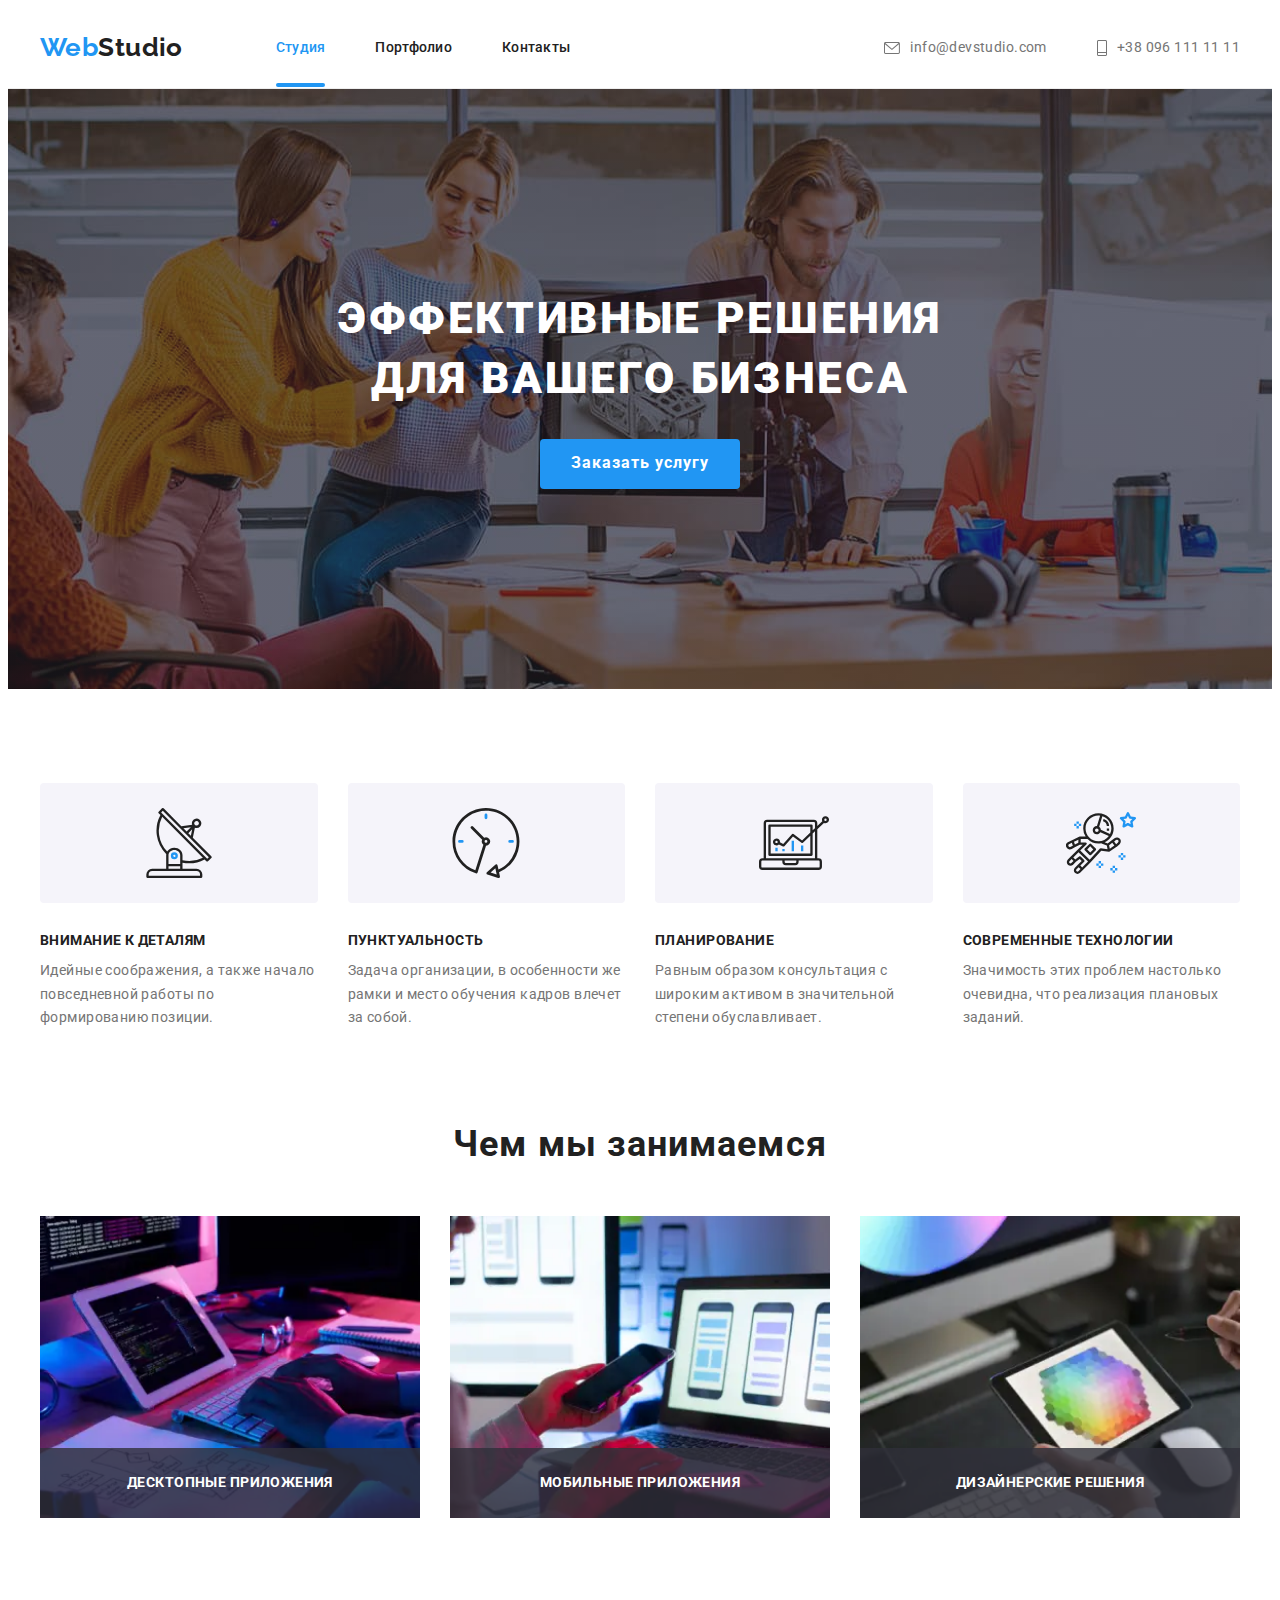
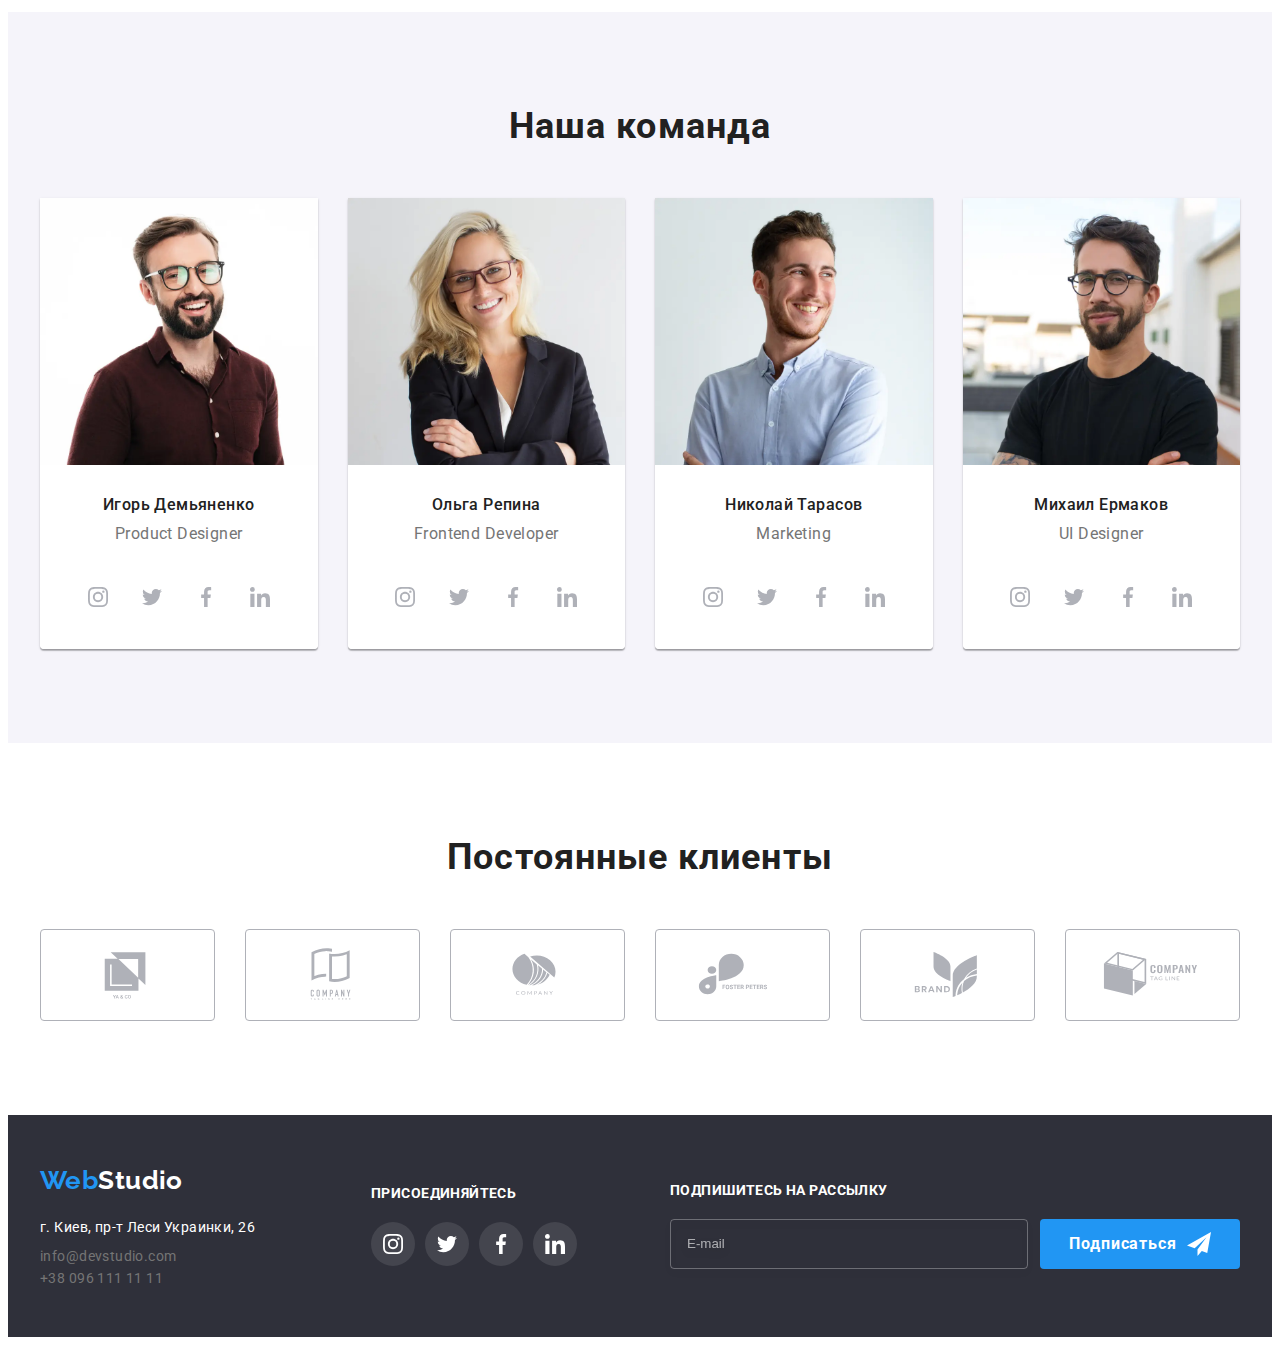
<file: index.html>
<!DOCTYPE html>
<html lang="ru">
  <head>
    <meta charset="UTF-8" />
    <meta name="viewport" content="width=device-width, initial-scale=1.0" />
    <title>Piekharieva_HW7</title>
    <link rel="preconnect" href="https://fonts.googleapis.com" />
    <link rel="preconnect" href="https://fonts.gstatic.com" crossorigin />
    <link
      href="https://fonts.googleapis.com/css2?family=Raleway:wght@700&family=Roboto:wght@400;500;700;900&display=swap"
      rel="stylesheet"
    />
    <link
      rel="stylesheet"
      href="https://cdnjs.cloudflare.com/ajax/libs/modern-normalize/1.1.0/modern-normalize.min.css"
      integrity="sha512-wpPYUAdjBVSE4KJnH1VR1HeZfpl1ub8YT/NKx4PuQ5NmX2tKuGu6U/JRp5y+Y8XG2tV+wKQpNHVUX03MfMFn9Q=="
      crossorigin="anonymous"
      referrerpolicy="no-referrer"
    />
    <link rel="stylesheet" href="./css/main.min.css" />
    <link rel="" href="#" />
  </head>

  <body>
    <header class="header"> 
      <!-- section-header -->
      <div class="conteiner--header container" >
        <!-- header__container -->
          
          <nav class="nav"> 
              <a href="./" lang="en" class="logo"> <span class="logo__color"> Web</span>Studio</a> 
              <ul class="nav__list list"> <!-- class="nav__list" -->
                  <li class="nav__item"><a href="./index.html" class="nav__link   nav__link--current" >Студия</a></li>
                  <li class="nav__item"><a href="./portfolio.html" class="nav__link" >Портфолио</a></li>
                  <li class="nav__item"><a href="#" class="nav__link" >Контакты</a></li>
              </ul>
          </nav>
          <!-- Контакты-->
          <ul class="contacts"> 
              <li class="contacts__item"><a href="mailto:info@devstudio.com" class="contacts__link"> <svg width="16px" height="12px" class="contacts__icon"> 
                          <use href="./images/symbol.svg#icon-mail-to"></use>
                      </svg> info@devstudio.com</a>
              </li>
              <li class="contacts__item"><a href="tel:+380961111111" class="contacts__link"> <svg width="10px" height="16px" class="contacts__icon">
                          <use href="./images/symbol.svg#icon-call-to"></use>
                      </svg> +38 096 111 11 11</a>
              </li>
          </ul>
      </div>
  
  
  </header>

    <main>
      <!--Секция герой-->

      <section class="hero">
        <!-- hero-section -->
        <div class="container "> 
                    <h1 class="hero__title"> 
            Эффективные решения <br />
            для вашего бизнеса
          </h1>
          <button name="button" class=" button button--hero" data-modal-open> 
            Заказать услугу
          </button>
        </div>
      </section>

      <!-- Наши преимущества-->

      <section class="section">
        <div class=" container"> 
          <h2 class="visually-hidden">Наши преимущества</h2> 

          <ul class="features"> 
            <li class="features__item"> 
              <div class="features__box"> 
                <svg width="70px" height="70px">
                  <use href="./images/symbol.svg#features-1"></use>
                </svg>
              </div>
              <h3 class="features__title"> Внимание к деталям </h3> 
              <p class="features__text">  
                Идейные соображения, а также начало повседневной работы по
                формированию позиции.
              </p>
            </li>
            <li class="features__item">
              <div class="features__box">
                <svg width="70px" height="70px">
                  <use href="./images/symbol.svg#features-2"></use>
                </svg>
              </div>
              <h3 class="features__title"> Пунктуальность </h3>
              <p class="features__text">
                Задача организации, в особенности же рамки и место обучения
                кадров влечет за собой.
              </p>
            </li>
            <li class="features__item">
              <div class="features__box">
                <svg width="70px" height="70px">
                  <use href="./images/symbol.svg#features-3"></use>
                </svg>
              </div>
              <h3 class="features__title"> Планирование </h3>
              <p class="features__text">
                Равным образом консультация с широким активом в значительной
                степени обуславливает.
              </p>
            </li>
            <li class="features__item">
              <div class="features__box">
                <svg width="70px" height="70px">
                  <use href="./images/symbol.svg#features-4"></use>
                </svg>
              </div>
              <h3 class="features__title"> Современные технологии </h3>
              <p class="features__text">
                Значимость этих проблем настолько очевидна, что реализация
                плановых заданий.
              </p>
            </li>
          </ul>
        </div>
      </section>

      <!--Чем мы занимаемся-->
      <section class=" section--no-padding-top section">  
        <!-- section--no-padding-top -->
        <div class=" container"> 
          <h2 class="section__title">Чем мы занимаемся</h2> 
          <ul class="work-areas"> 
            <li class="work-areas__item"> 
              <div class="work-areas__thumb"> 
                <img
                  src="./images/box1.webp"
                  alt="руки на клавиатуре перед монитором"
                  width="370"
                  height="294" class="work-areas__img"/>  
                <p class="work-areas__description">Десктопные приложения</p> 
              </div>
            </li>
            <li class="work-areas__item">
              <div class="work-areas__thumb">
                <img
                  src="./images/box2.webp"
                  alt="женские руки держат телефон перед ноутбуком"
                  width="370"
                  height="294"
                  class="work-areas__img"
                />
                <p class="work-areas__description">Мобильные приложения</p>
              </div>
            </li>
            <li class="work-areas__item">
              <div class="work-areas__thumb">
                <img
                  src="./images/box3.webp"
                  alt="руки держат планшет с цветовой палитрой и стилус"
                  width="370"
                  height="294"
                  class="work-areas__img"
                />
                <p class="work-areas__description">Дизайнерские решения</p>
              </div>
            </li>
          </ul>
        </div>
      </section>

      <!--Наша команда-->
      <section class="section--other-background section"> 
        <!-- section--other-background -->
        <div class="container"> 
          <h2 class="section_title">Наша команда</h2> 
          <ul class="team"> 
            <li class="team__item"> 
              <img
                src="./images/img.webp"
                alt="Улыбающийся мужчина с бородой и в очках"
                width="270"
                height="260"
                class="team__img"/> 
                
              <div class="team__box"> 
                <h3 class="team__title">Игорь Демьяненко</h3> 
                <p lang="en" class="team__text">Product Designer</p> 
                <ul class="social">
                  <li class="social"> 
                    <a href="" class="social__link" aria-label="instagram">
                      <span class="visually-hidden">instagram</span>
                      <svg width="20px" height="20px">
                        <use href="./images/symbol.svg#icon-instagram"></use>
                      </svg>
                    </a>
                  </li>
                  <li class="social">
                    <a href="" class="social__link" aria-label="twitter">
                      <span class="visually-hidden">twitter</span
                      ><svg width="20px" height="20px">
                        <use href="./images/symbol.svg#icon-twitter"></use></svg></a>
                  </li>
                  <li class="social">
                    <a href="" class="social__link" aria-label="facebook">
                      <span class="visually-hidden">facebook</span
                      ><svg width="20px" height="20px">
                        <use
                          href="./images/symbol.svg#icon-facebook"
                        ></use></svg></a>
                  </li>
                  <li class="social">
                    <a href="" class="social__link" aria-label="linkedin">
                      <span class="visually-hidden">linkedin</span
                      ><svg width="20px" height="20px">
                        <use
                          href="./images/symbol.svg#icon-linkedin"
                        ></use></svg></a>
                  </li>
                </ul>
              </div>
            </li>

            <li class="team__item">
              <img
                src="./images/img1.webp"
                alt="Фото девушки в черном пиджаке и очках"
                width="270"
                height="260"
                class="team__img"
              />
              <div class="team__box">
                <h3 class="team__title">Ольга Репина</h3>
                <p lang="en" class="team__text">Frontend Developer</p>
                <ul class="social">
                  <li class="social">
                    <a href="" class="social__link" aria-label="instagram">
                      <span class="visually-hidden">instagram</span>
                      <svg width="20px" height="20px">
                        <use href="./images/symbol.svg#icon-instagram"></use>
                      </svg>
                    </a>
                  </li>
                  <li class="social">
                    <a href="" class="social__link" aria-label="twitter">
                      <span class="visually-hidden">twitter</span
                      ><svg width="20px" height="20px">
                        <use href="./images/symbol.svg#icon-twitter"></use></svg></a>
                  </li>
                  <li class="social">
                    <a href="" class="social__link" aria-label="facebook">
                      <span class="visually-hidden">facebook</span
                      ><svg width="20px" height="20px">
                        <use
                          href="./images/symbol.svg#icon-facebook"
                        ></use></svg></a>
                  </li>
                  <li class="social">
                    <a href="" class="social__link" aria-label="linkedin">
                      <span class="visually-hidden">linkedin</span
                      ><svg width="20px" height="20px">
                        <use
                          href="./images/symbol.svg#icon-linkedin"
                        ></use></svg></a>
                  </li>
                </ul>
              </div>
            </li>
            <li class="team__item">
              <img
                src="./images/img2.webp"
                alt="Фото мужчины со щетиной в белой рубашке"
                width="270"
                height="260"
                class="team__img"
              />
              <div class="team__box">
                <h3 class="team__title">Николай Тарасов</h3>
                <p lang="en" class="team__text">Marketing</p>
                <ul class="social">
                  <li class="social">
                    <a href="" class="social__link" aria-label="instagram">
                      <span class="visually-hidden">instagram</span>
                      <svg width="20px" height="20px">
                        <use href="./images/symbol.svg#icon-instagram"></use>
                      </svg>
                    </a>
                  </li>
                  <li class="social">
                    <a href="" class="social__link" aria-label="twitter">
                      <span class="visually-hidden">twitter</span
                      ><svg width="20px" height="20px">
                        <use href="./images/symbol.svg#icon-twitter"></use></svg></a>
                  </li>
                  <li class="social">
                    <a href="" class="social__link" aria-label="facebook">
                      <span class="visually-hidden">facebook</span
                      ><svg width="20px" height="20px">
                        <use
                          href="./images/symbol.svg#icon-facebook"
                        ></use></svg ></a>
                  </li>
                  <li class="social">
                    <a href="" class="social__link" aria-label="linkedin">
                      <span class="visually-hidden">linkedin</span
                      ><svg width="20px" height="20px">
                        <use
                          href="./images/symbol.svg#icon-linkedin"
                        ></use></svg></a>
                  </li>
                </ul>
              </div>
            </li>
            <li class="team__item">
              <img
                src="./images/img3.webp"
                alt="Мужчина с бородой в очках и черной футболке"
                width="270"
                height="260"
                class="team__img"
              />
              <div class="team__box">
                <h3 class="team__title">Михаил Ермаков</h3>
                <p lang="en" class="team__text">UI Designer</p>
                <ul class="social">
                  <li class="social">
                    <a href="" class="social__link" aria-label="instagram">
                      <svg width="20px" height="20px">
                        <use href="./images/symbol.svg#icon-instagram"></use>
                      </svg>
                    </a>
                  </li>
                  <li class="social">
                    <a href="" class="social__link" aria-label="twitter"
                      ><svg width="20px" height="20px">
                        <use href="./images/symbol.svg#icon-twitter"></use></svg></a>
                  </li>
                  <li class="social">
                    <a href="" class="social__link" aria-label="facebook">
                      <svg width="20px" height="20px">
                        <use
                          href="./images/symbol.svg#icon-facebook"
                        ></use></svg></a>
                  </li>
                  <li class="social">
                    <a href="" class="social__link" aria-label="linkedin">
                      <svg width="20px" height="20px">
                        <use
                          href="./images/symbol.svg#icon-linkedin"
                        ></use></svg></a>
                  </li>
                </ul>
              </div>
            </li>
          </ul>
        </div>
      </section> 

      <!-- Постоянные клиенты  -->

      <section class="section">
        <div class="container"> 
          <h2 class="section-title"> Постоянные клиенты </h2> 
          <ul class="clients"> 
            <li class="clients__item"> 
              <a href="" class="clients__link" aria-label="company">
                <svg width="106px" height="60px"> 
                  <use href="./images/symbol.svg#company-1"></use></svg></a>
            </li>
            <li class="clients__item">
              <a href="" class="clients__link" aria-label="company">
                <svg width="106px" height="60px">
                  <use href="./images/symbol.svg#company-2"></use></svg></a>
            </li>
            <li class="clients__item">
              <a href="" class="clients__link" aria-label="company"
                ><svg width="106px" height="60px">
                  <use href="./images/symbol.svg#company-3"></use></svg></a>
            </li>
            <li class="clients__item">
              <a href="" class="clients__link" aria-label="company">
                <svg width="106px" height="60px">
                  <use href="./images/symbol.svg#company-4"></use></svg></a>
            </li>
            <li class="clients__item">
              <a href="" class="clients__link" aria-label="company">
                <svg width="106px" height="60px">
                  <use href="./images/symbol.svg#company-5"></use></svg></a>
            </li>
            <li class="clients__item">
              <a href="" class="clients__link" aria-label="company">
                <svg width="106px" height="60px">
                  <use href="./images/symbol.svg#company-6"></use></svg></a>
            </li>
          </ul>
        </div>
      </section>
    </main>
    <!-- Футер -->

    <footer class="footer"> 
      <!-- section--footer -->
      <div class="footer__box container"> 
        <div class="footer__contacts"> 
          <a href="./" lang="en" class="logo logo--footer">
            <span class="logo__color">Web</span>Studio</a >

          <address class="footer__address">  
            <ul class="address-data"> 
              <li class="address-data__address">г. Киев, пр-т Леси Украинки, 26</li> 
              <li class="address-data__contacts"> 
                <a href="mailto:info@devstudio.com" class="address-data__link">
                  info@devstudio.com</a>

              </li>
              <li class="adress-data__contacts"> 
                <a href="tel:+380961111111" class="address-data__link" 
                  >+38 096 111 11 11</a>

              </li>
            </ul>
          </address>
        </div>

        <div class="join-us"> 
          <h3 class="join-us__title">Присоединяйтесь</h3> 
          <ul class="join-us__list"> 
            <li class="join-us__item"> 
              <a href="" class="join-us__link" aria-label="instagram">
                <span class="visually-hidden">instagram</span>
                <svg width="20px" height="20px" aria-label="instagram">
                  <use href="./images/symbol.svg#icon-instagram"></use>
                </svg>
              </a>
            </li>
            <li class="join-us__item">
              <a href="" class="join-us__link" aria-label="twitter">
                <span class="visually-hidden">twitter</span>
                <svg width="20px" height="20px" aria-label="twitter">
                  <use href="./images/symbol.svg#icon-twitter"></use></svg></a>
            </li>
            <li class="join-us__item">
              <a href="" class="join-us__link" aria-label="facebook">
                <span class="visually-hidden">facebook</span>
                <svg width="20px" height="20px" aria-label="facebook">
                  <use href="./images/symbol.svg#icon-facebook"></use></svg></a>
            </li>
            <li class="join-us__item">
              <a href="" class="join-us__link" aria-label="linkedin">
                <span class="visually-hidden">linkedin</span>
                <svg width="20px" height="20px" aria-label="linkedin">
                  <use href="./images/symbol.svg#icon-linkedin"></use></svg></a>
            </li>
          </ul>

        </div>
        <div class="subscribe">
          <p class="subscribe__title">Подпишитесь на рассылку</p> 
          <form name="subscribe" class="subscribe__form">
            <input type="email" class="subscribe__field" placeholder="E-mail" /> 
            <button  type="submit" class="button button--subscribe">
              <span class="button__content">Подписаться</span> 
              <svg class="button__icon" width="24" height="24">
                <use href="./images/symbol.svg#icon-subscribe"></use>
              </svg>
            </button>
          </form>
       </div>    
      </div>
    </footer>

    <!-- Модальное окно -->

    <div class="backdrop is-hidden" data-modal> 
      <div class="modal">
        <button class="close-button" data-modal-close> 
          <svg width="11px" height="11px" class="close-button__icon">
            <use href="./images/symbol.svg#icon-close"></use>
          </svg>
        </button>

        <p class="modal__title">Оставьте свои данные, мы вам перезвоним</p>

        <!-- Поля ввода модалки -->
        <form name="signup_form" class="singup-form"> 
          
          <label class="inform"> 
               <span class="inform__lable">Имя</span> 
            <span class="input">  
            
              <input
                type="text"
                name="name"
                placeholder=" "
                class="input__field"
              />
              <svg class="input__icon" height="18px" width="18px"> 
                <use href="./images/symbol.svg#input-name"></use>
              </svg> 
          </span></label>
            
          

          <label class="inform" >
               <span class="inform__lable">Телефон</span>
            <span class="input">  
            
              <input
                type="tel"
                name="phone"
                placeholder=" "
                class="input__field"/>
              <svg class="input__icon" height="18px" width="18px">
                <use href="./images/symbol.svg#input-tel"></use>
              </svg> </span>
          </label>
            
         

          <label class="inform">
               <span class="inform__lable">Почта</span>
            <span class="input">
            
              <input   type="email"
                name="mail"
                placeholder=" "
                class="input__field"/>
              <svg class="input__icon" height="18px" width="18px">
                <use href="./images/symbol.svg#input-mail"></use>
              </svg> </span>
          </label>
            
          

          <label class="inform ">
               <span class="inform__lable">Комментарий</span> 
            
            <textarea
              name="comment"
              rows="10"
              placeholder="Введите текст"
              class="inform__comment-field"></textarea> 
          </label>
          
        

          <label class="agreement"> 
          <input type="checkbox" name="checkbox" class="hide-checkbox"  required/>
          <svg class="agreement__checkbox" width="16px" height="15px">
            <use href="./images/symbol.svg#icon-check"></use>
          </svg>
          <span>
            Соглашаюсь с рассылкой и принимаю <a href="" class="agreement__link">Условия договора</a>
          </span>
        </label>

        <button type="submit" class="button button--submit">Отправить</button>
      </form>
      
      </div>
    </div>
    

    <script src="./js/modal.js"></script>
  </body>
</html>
</file>
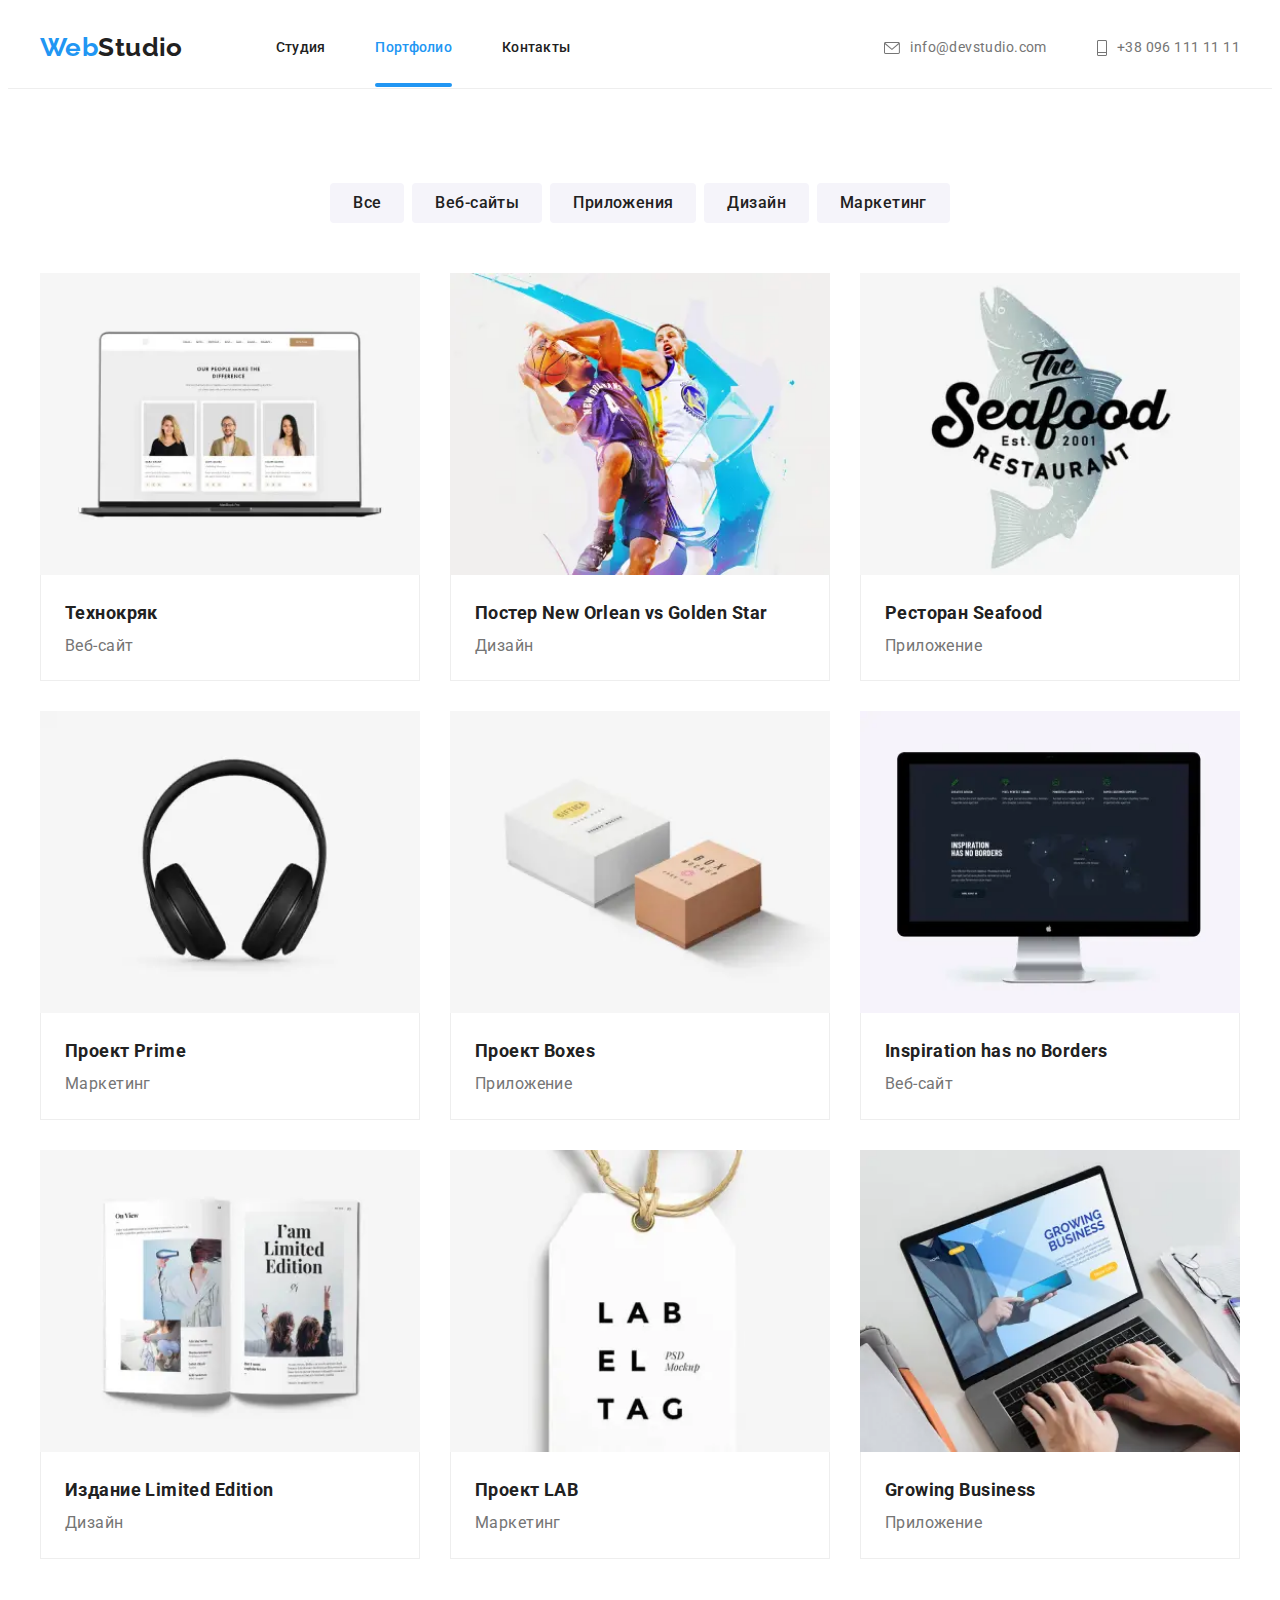
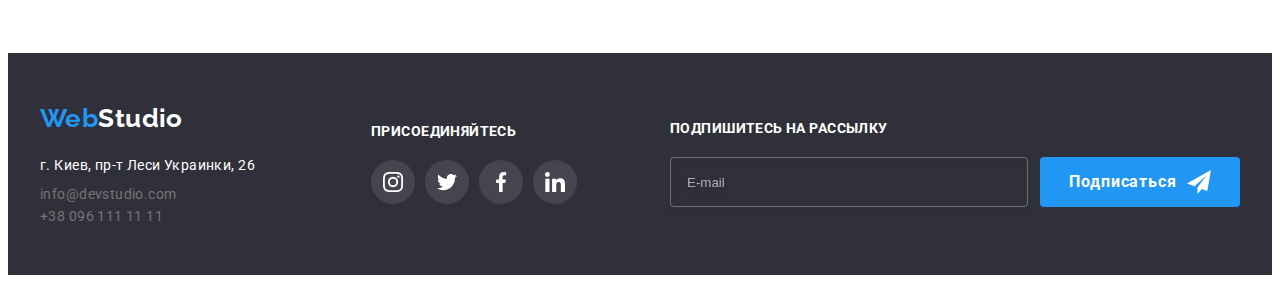
<file: portfolio.html>
<!DOCTYPE html>
<html lang="ru">

<head>
    <meta charset="UTF-8" />
    <meta name="viewport" content="width=device-width, initial-scale=1.0" />
    <title>Piekharieva_HW7</title>
    <link
        href="https://fonts.googleapis.com/css2?family=Raleway:wght@700&family=Roboto:wght@400;500;700;900&display=swap"
        rel="stylesheet">
    <link rel="stylesheet" href="https://cdnjs.cloudflare.com/ajax/libs/modern-normalize/1.1.0/modern-normalize.min.css"
        integrity="sha512-wpPYUAdjBVSE4KJnH1VR1HeZfpl1ub8YT/NKx4PuQ5NmX2tKuGu6U/JRp5y+Y8XG2tV+wKQpNHVUX03MfMFn9Q=="
        crossorigin="anonymous" referrerpolicy="no-referrer" />
    <link rel="stylesheet" href="./css/main.min.css">
</head>

<body> 
    <!-- Шапка страницы -->
   
    <header class="header">
        <div class="conteiner--header container" >
            
            <nav class="nav">
                <a href="./" lang="en" class="logo">   <span class="logo__color">Web</span>Studio</a> 
                <ul class="nav__list list"> 
                    <li class="nav__item"><a href="./index.html" class="nav__link" >Студия</a></li>
                    <li class="nav__item"><a href="./portfolio.html" class="nav__link  nav__link--current" >Портфолио</a></li>
                    <li class="nav__item"><a href="#" class="nav__link" >Контакты</a></li>
                </ul>
            </nav>
            <!-- Контакты-->
            <ul class="contacts">
                <li class="contacts__item"><a href="mailto:info@devstudio.com" class="contacts__link"> <svg width="16px" height="12px" class="contacts__icon"> 
                            <use href="./images/symbol.svg#icon-mail-to"></use>
                        </svg> info@devstudio.com</a>
                </li>
                <li class="contacts__item"><a href="tel:+380961111111" class="contacts__link"> <svg width="10px" height="16px" class="contacts__icon">
                            <use href="./images/symbol.svg#icon-call-to"></use>
                        </svg> +38 096 111 11 11</a>
                </li>
            </ul>
        </div>
    
    
    </header>

    <main>

        <section class="section"> 

            <div class=" container"> 
                <h1 class="visually-hidden"> Портфолио</h1>  
               
                <ul class="filter"> 
                    <li class="filter__item"><button type="button" class="filter__botton">Все</button></li> 
                    <li class="filter__item"><button type="button" class="filter__botton">Веб-сайты</button></li>
                    <li class="filter__item"><button type="button" class="filter__botton">Приложения</button></li>
                    <li class="filter__item"><button type="button" class="filter__botton">Дизайн</button></li>
                    <li class="filter__item"><button type="button" class="filter__botton">Маркетинг</button></li>
                </ul>

                <!-- Примеры работ -->


                <ul class="work-exemples"> 
                    <li class="work-exemples__item"> 
                     
                        <a href="#" class="card"> 
                            <div class="card__thumb">
                                <img src="./images/portfolio1.webp"  
                                alt="ноутбук с карточками людей на экране" width=370 height=294 class="card__thumb__img"> 
                                <div class="card__overlay"> 
                                    Технокряк это современная площадка распространения коронавируса. Компании используют эту платформу для цифрового
                                    шпионажа и атак на защищённые сервера конкурентов.
                                </div>
                            </div>
                                
                            <div class="card__box"> 
                                <h2 class="card__title">Технокряк</h2> 
                                <p class="card__text">Веб-сайт</p> 
                            </div>
                        </a>

                    </li>
                    <li class="work-exemples__item">
                        <a href="#" class="card"> 
                            <div class="card__thumb">
                      
                            <img src="./images/portfolio2.webp"
                                alt="два баскетболиста с мячом в прыжке " width=370 height=294 class="card__thumb__img">
                                <div class="card__overlay">
                                    Технокряк это современная площадка распространения коронавируса. Компании используют эту платформу для цифрового
                                    шпионажа и атак на защищённые сервера конкурентов.
                                </div>
                      </div>
                                <div class="card__box">
                                <h2 class="card__title">Постер New Orlean vs Golden Star</h2>
                                <p class="card__text">Дизайн</p>
                            </div>
                        </a>
                    </li>
                    <li class="work-exemples__item">
                        <a href="#" class="card"> 
                            <div class="card__thumb">
                      
                            <img src="./images/portfolio3.webp"
                                alt="логотип ресторана на фоне рыбы" width=370 height=294 class="card__thumb__img">
                                <div class="card__overlay">
                                    Технокряк это современная площадка распространения коронавируса. Компании используют эту платформу для цифрового
                                    шпионажа и атак на защищённые сервера конкурентов.
                                </div>
                      </div>
                                <div class="card__box">
                                <h2 class="card__title">Ресторан Seafood</h2>
                                <p class="card__text">Приложение</p>
                            </div>
                        </a>
                    </li>
                    <li class="work-exemples__item">
                        <a href="#" class="card"> 
                            <div class="card__thumb">
                      
                            <img src="./images/portfolio4.webp"
                                alt="черные наушники" width=370 height=294 class="card__thumb__img">
                                <div class="card__overlay">
                                    Технокряк это современная площадка распространения коронавируса. Компании используют эту платформу для цифрового
                                    шпионажа и атак на защищённые сервера конкурентов.
                                </div>
                      </div>
                                <div class="card__box">
                                <h2 class="card__title">Проект Prime</h2>
                                <p class="card__text">Маркетинг</p>
                            </div>
                        </a>
                    </li>
                    <li class="work-exemples__item">
                        <a href="#" class="card"> 
                            <div class="card__thumb">
                      
                            <img src="./images/portfolio5.webp"
                                alt="Две коробки белая и коричневая" width=370 height=294 class="card__thumb__img">
                                <div class="card__overlay">
                                    Технокряк это современная площадка распространения коронавируса. Компании используют эту платформу для цифрового
                                    шпионажа и атак на защищённые сервера конкурентов.
                                </div>
                      </div>
                                <div class="card__box">
                                <h2 class="card__title">Проект Boxes</h2>
                                <p class="card__text">Приложение</p>
                            </div>
                        </a>
                    </li>
                    <li class="work-exemples__item">
                        <a href="#" class="card"> 
                            <div class="card__thumb">
                      
                            <img src="./images/portfolio6.webp"
                                alt="монитор с открытм сайтом" width=370 height=294 class="card__thumb__img">
                                <div class="card__overlay">
                                    Технокряк это современная площадка распространения коронавируса. Компании используют эту платформу для цифрового
                                    шпионажа и атак на защищённые сервера конкурентов.
                                </div>
                      </div>
                                <div class="card__box">
                                <h2 lang="en" class="card__title">Inspiration has no Borders</h2>
                                <p class="card__text">Веб-сайт</p>
                            </div>
                        </a>

                    </li>
                    <li class="work-exemples__item">
                        <a href="#" class="card"> 
                            <div class="card__thumb">
                      
                            <img src="./images/portfolio7.webp"
                                alt="открытая книга с фотографиями и подписями к ним" width=370 height=294 class="card__thumb__img">
                                <div class="card__overlay">
                                    Технокряк это современная площадка распространения коронавируса. Компании используют эту платформу для цифрового
                                    шпионажа и атак на защищённые сервера конкурентов.
                                </div>
                      </div>
                                <div class="card__box">
                                <h2 class="card__title">Издание Limited Edition</h2>
                                <p class="card__text">Дизайн</p>
                            </div>
                        </a>
                    </li>
                    <li class="work-exemples__item">
                        <a href="#" class="card"> 
                            <div class="card__thumb">
                      
                            <img src="./images/portfolio8.webp"
                                alt=" бирка с названием" width=370 height=294 class="card__thumb__img">
                                <div class="card__overlay">
                                    Технокряк это современная площадка распространения коронавируса. Компании используют эту платформу для цифрового
                                    шпионажа и атак на защищённые сервера конкурентов.
                                </div>
                      </div>
                                <div class="card__box">
                                <h2 class="card__title">Проект LAB</h2>
                                <p class="card__text">Маркетинг</p>
                            </div>
                        </a>

                    </li>
                    <li class="work-exemples__item">
                        <a href="#" class="card">
                            <div class="card__thumb">
                      
                            <img src="./images/portfolio9.webp"
                                alt="монитор ноутбука с запущенным приложение" width=370 height=294 class="card__thumb__img">
                                <div class="card__overlay">
                                    Технокряк это современная площадка распространения коронавируса. Компании используют эту платформу для цифрового
                                    шпионажа и атак на защищённые сервера конкурентов.
                                </div>
                      </div>
                                <div class="card__box">
                                <h2 lang=en class="card__title">Growing Business</h2>
                                <p class="card__text">Приложение</p>
                            </div>
                        </a>
                    </li>
                </ul>
            </div>

        </section>

    </main>

    <!-- Футер -->
    <footer class="footer"> 
        <div class="footer__box container"> 
          <div class="footer__contacts"> 
            <a href="./" lang="en" class="logo logo--footer">
              <span class="logo__color">Web</span>Studio</a >
  
            <address class="footer__address">  
              <ul class="address-data"> 
                <li class="address-data__address">г. Киев, пр-т Леси Украинки, 26</li> 
                <li class="address-data__contacts"> 
                  <a href="mailto:info@devstudio.com" class="address-data__link">
                    info@devstudio.com</a>
  
                </li>
                <li class="adress-data__contacts"> 
                  <a href="tel:+380961111111" class="address-data__link" 
                    >+38 096 111 11 11</a>
  
                </li>
              </ul>
            </address>
          </div>
  
          <div class="join-us"> 
            <h3 class="join-us__title">Присоединяйтесь</h3> 
            <ul class="join-us__list"> 
              <li class="join-us__item"> 
                <a href="" class="join-us__link" aria-label="instagram">
                  <span class="visually-hidden">instagram</span>
                  <svg width="20px" height="20px" aria-label="instagram">
                    <use href="./images/symbol.svg#icon-instagram"></use>
                  </svg>
                </a>
              </li>
              <li class="join-us__item">
                <a href="" class="join-us__link" aria-label="twitter">
                  <span class="visually-hidden">twitter</span>
                  <svg width="20px" height="20px" aria-label="twitter">
                    <use href="./images/symbol.svg#icon-twitter"></use></svg></a>
              </li>
              <li class="join-us__item">
                <a href="" class="join-us__link" aria-label="facebook">
                  <span class="visually-hidden">facebook</span>
                  <svg width="20px" height="20px" aria-label="facebook">
                    <use href="./images/symbol.svg#icon-facebook"></use></svg></a>
              </li>
              <li class="join-us__item">
                <a href="" class="join-us__link" aria-label="linkedin">
                  <span class="visually-hidden">linkedin</span>
                  <svg width="20px" height="20px" aria-label="linkedin">
                    <use href="./images/symbol.svg#icon-linkedin"></use></svg></a>
              </li>
            </ul>
  
          </div>
          <div class="subscribe">
            <p class="subscribe__title">Подпишитесь на рассылку</p> 
            <form name="subscribe" class="subscribe__form">
              <input type="email" class="subscribe__field" placeholder="E-mail" /> 
              <button  type="submit" class="button button--subscribe">
                <span class="button__content">Подписаться</span> 
                <svg class="button__icon" width="24" height="24">
                  <use href="./images/symbol.svg#icon-subscribe"></use>
                </svg>
              </button>
            </form>
         </div>    
        </div>
      </footer>

</body>

</html>
</file>
<file: css/main.min.css>
body{font-weight:400;font-size:14px;line-height:1.71;letter-spacing:.03em;color:#757575;font-family:"Roboto", sans-serif;background-color:#fff}ul{list-style:none;margin:0;padding:0}h1,h2,h3,p{margin:0;padding:0}a{text-decoration:none}.container{width:1200px;margin:0 auto;padding:0px 15px}.section{padding:94px 0}.visually-hidden{position:absolute;clip:rect(0 0 0 0);width:1px;height:1px;margin:-1px}.header{height:80px;border-bottom:1px solid #eee}.conteiner--header{display:-webkit-box;display:-ms-flexbox;display:flex;-webkit-box-align:center;-ms-flex-align:center;align-items:center;height:100%}.button{width:200px;height:50px;cursor:pointer;border-radius:4px;border:1px solid transparent;background-color:#2196f3;font-weight:700;font-size:16px;line-height:1.9;letter-spacing:.06em;color:#fff;font-family:inherit;-webkit-transition-property:background-color;transition-property:background-color;-webkit-transition-duration:250ms;transition-duration:250ms;-webkit-transition-timing-function:cubic-bezier(0.4, 0, 0.2, 1);transition-timing-function:cubic-bezier(0.4, 0, 0.2, 1)}.button:hover,.button:focus{background-color:#188ce8}.close-button{position:absolute;top:8px;right:8px;width:30px;height:30px;border-radius:50%;background-color:#fff;border:1px solid #eee;cursor:pointer;-webkit-transition-property:fill;transition-property:fill;-webkit-transition-duration:250ms;transition-duration:250ms;-webkit-transition-timing-function:cubic-bezier(0.4, 0, 0.2, 1);transition-timing-function:cubic-bezier(0.4, 0, 0.2, 1)}.close-button__icon{fill:#212121}.close-button:focus .close-button__icon,.close-button:hover .close-button__icon{fill:#2196f3}.logo{margin-right:93px;display:inline-block;font-family:Raleway;font-weight:700;font-size:26px;line-height:1.2;letter-spacing:inherit;color:#212121}.logo__color{color:#2196f3}.logo--footer{margin-right:0px;margin-bottom:20px;color:#fff}.nav{display:-webkit-box;display:-ms-flexbox;display:flex;-webkit-box-align:center;-ms-flex-align:center;align-items:center}.nav__list{display:-webkit-box;display:-ms-flexbox;display:flex}.nav__link{padding:8px 0px;font-weight:500;font-size:14px;line-height:1.14;letter-spacing:.02em;color:#212121;-webkit-transition-property:color;transition-property:color;-webkit-transition-duration:250ms;transition-duration:250ms;-webkit-transition-timing-function:cubic-bezier(0.4, 0, 0.2, 1);transition-timing-function:cubic-bezier(0.4, 0, 0.2, 1)}.nav__link:hover,.nav__link:focus{color:#2196f3}.nav__link--current{position:relative;color:#2196f3}.nav__link--current::after{position:absolute;bottom:-24px;display:block;height:4px;width:100%;content:"";border-radius:2px;background-color:#2196f3}.nav__item:not(:last-child){margin-right:50px}.contacts{display:-webkit-box;display:-ms-flexbox;display:flex;margin-left:auto}.contacts__link{display:-webkit-box;display:-ms-flexbox;display:flex;-webkit-box-align:center;-ms-flex-align:center;align-items:center;height:16px;color:#757575;-webkit-transition-property:color;transition-property:color;-webkit-transition-duration:250ms;transition-duration:250ms;-webkit-transition-timing-function:cubic-bezier(0.4, 0, 0.2, 1);transition-timing-function:cubic-bezier(0.4, 0, 0.2, 1)}.contacts__link:hover,.contacts__link:focus{color:#2196f3}.contacts__icon{margin-right:10px;fill:currentColor}.contacts__item:not(:last-child){margin-right:50px}.filter{display:-webkit-box;display:-ms-flexbox;display:flex;-webkit-box-pack:center;-ms-flex-pack:center;justify-content:center;margin-bottom:50px}.filter__botton{padding:6px 22px;font-weight:500;font-size:16px;line-height:1.6;letter-spacing:inherit;color:#212121;cursor:pointer;background-color:#f5f4fa;border-radius:4px;border:1px solid transparent;font-family:inherit;-webkit-transition-property:background-color, color;transition-property:background-color, color;-webkit-transition-duration:250ms;transition-duration:250ms;-webkit-transition-timing-function:cubic-bezier(0.4, 0, 0.2, 1);transition-timing-function:cubic-bezier(0.4, 0, 0.2, 1)}.filter__botton:focus,.filter__botton:hover{color:#fff;background-color:#2196f3;-webkit-box-shadow:0px 3px 1px rgba(0,0,0,0.1),0px 1px 2px rgba(0,0,0,0.08),0px 2px 2px rgba(0,0,0,0.12);box-shadow:0px 3px 1px rgba(0,0,0,0.1),0px 1px 2px rgba(0,0,0,0.08),0px 2px 2px rgba(0,0,0,0.12)}.filter__item:not(:last-child){margin-right:8px}.work-exemples{display:-webkit-box;display:-ms-flexbox;display:flex;-ms-flex-wrap:wrap;flex-wrap:wrap}.work-exemples__item{-ms-flex-preferred-size:calc((100% - 60px) / 3);flex-basis:calc((100% - 60px) / 3);margin-right:30px;margin-bottom:30px}.work-exemples__item:nth-child(3n){margin-right:0px}.work-exemples__item:nth-last-child(-n+3){margin-bottom:0px}.card{display:block;-webkit-transition-property:-webkit-box-shadow;transition-property:-webkit-box-shadow;transition-property:box-shadow;transition-property:box-shadow, -webkit-box-shadow;-webkit-transition-duration:250ms;transition-duration:250ms;-webkit-transition-timing-function:cubic-bezier(0.4, 0, 0.2, 1);transition-timing-function:cubic-bezier(0.4, 0, 0.2, 1);color:inherit}.card:hover,.card:focus{-webkit-box-shadow:0px 1px 1px rgba(0,0,0,0.12),0px 4px 4px rgba(0,0,0,0.06),1px 4px 6px rgba(0,0,0,0.16);box-shadow:0px 1px 1px rgba(0,0,0,0.12),0px 4px 4px rgba(0,0,0,0.06),1px 4px 6px rgba(0,0,0,0.16)}.card:hover .card__overlay,.card:focus .card__overlay{-webkit-transform:translateY(-100%);transform:translateY(-100%)}.card__thumb{position:relative;overflow:hidden}.card__thumb__img{display:block;width:100%;height:auto}.card__overlay{position:absolute;top:100%;left:0%;padding:63px 24px;height:100%;width:100%;color:#fff;background-color:rgba(33,150,243,0.8);font-size:18px;line-height:1.56;letter-spacing:0.03em;-webkit-transition-property:-webkit-transform, -webkit-box-shadow;transition-property:-webkit-transform, -webkit-box-shadow;transition-property:transform, box-shadow;transition-property:transform, box-shadow, -webkit-transform, -webkit-box-shadow;-webkit-transition-duration:250ms;transition-duration:250ms;-webkit-transition-timing-function:cubic-bezier(0.4, 0, 0.2, 1);transition-timing-function:cubic-bezier(0.4, 0, 0.2, 1)}.card__title{font-weight:700;font-size:18px;line-height:2;color:#212121}.card__text{font-size:16px;line-height:1.87}.card__box{text-align:start;padding:20px 24px;border:1px solid #eeeeee;border-top:0px}.hero{padding:200px 0;text-align:center;background-image:-webkit-gradient(linear, left bottom, left top, from(rgba(47,48,58,0.4)), to(rgba(47,48,58,0.4))),url("../images/hero-bg.jpg");background-image:linear-gradient(to top, rgba(47,48,58,0.4), rgba(47,48,58,0.4)),url("../images/hero-bg.jpg");background-size:1600px;background-repeat:no-repeat;background-position:center;background-color:#2f303a}.hero__title{font-weight:900;font-size:44px;line-height:1.36;letter-spacing:.06em;color:#fff;margin-bottom:30px;text-transform:uppercase}.button--hero{display:block;margin:0 auto;-webkit-transition-property:background-color;transition-property:background-color;-webkit-transition-duration:250ms;transition-duration:250ms;-webkit-transition-timing-function:cubic-bezier(0.4, 0, 0.2, 1);transition-timing-function:cubic-bezier(0.4, 0, 0.2, 1)}.features__box{display:-webkit-box;display:-ms-flexbox;display:flex;-webkit-box-align:center;-ms-flex-align:center;align-items:center;-webkit-box-pack:center;-ms-flex-pack:center;justify-content:center;padding:25px;margin-bottom:30px;border-radius:4px;fill:#212121;background-color:#f5f4fa}.features__title{margin-bottom:10px;text-transform:uppercase;font-weight:700;font-size:14px;line-height:1.14;letter-spacing:.03em;color:#212121;font-family:Roboto}.features{display:-webkit-box;display:-ms-flexbox;display:flex}.features__item{-ms-flex-preferred-size:calc((100% - 90px / 4));flex-basis:calc((100% - 90px / 4))}.features__item:not(:last-child){margin-right:30px}.section--no-padding-top{padding-top:0px}.work-areas{display:-webkit-box;display:-ms-flexbox;display:flex}.section__title{margin-bottom:50px;text-align:center;font-weight:700;font-size:36px;line-height:1.16;letter-spacing:.03em;color:#212121}.work-areas__item{-ms-flex-preferred-size:calc((100% - 60px) / 3);flex-basis:calc((100% - 60px) / 3)}.work-areas__item:not(:last-child){margin-right:30px}.work-areas__img{display:block;width:100%;height:auto}.work-areas__thumb{position:relative;overflow:hidden}.work-areas__description{position:absolute;bottom:0%;background-color:rgba(47,48,58,0.8);width:100%;text-transform:uppercase;text-align:center;padding:27px 0px;font-weight:700;font-size:inherit;line-height:1.14;letter-spacing:inherit;color:#fff}.team__item{-ms-flex-preferred-size:calc((100% - 90px) / 4);flex-basis:calc((100% - 90px) / 4);border-radius:0px 0px 4px 4px;overflow:hidden;-webkit-box-shadow:0px 1px 3px rgba(0,0,0,0.12),0px 1px 1px rgba(0,0,0,0.14),0px 2px 1px rgba(0,0,0,0.2);box-shadow:0px 1px 3px rgba(0,0,0,0.12),0px 1px 1px rgba(0,0,0,0.14),0px 2px 1px rgba(0,0,0,0.2)}.team__item:not(:last-child){margin-right:30px}.team__box{text-align:center;padding:30px 0;background-color:#fff}.section--other-background{background-color:#f5f4fa}.team__title{margin-bottom:10px;font-weight:500;font-size:16px;line-height:1.19;letter-spacing:inherit;color:#212121}.team__text{font-size:16px;line-height:1.19}.social{display:-webkit-inline-box;display:-ms-inline-flexbox;display:inline-flex;-webkit-box-pack:center;-ms-flex-pack:center;justify-content:center;-webkit-box-align:center;-ms-flex-align:center;align-items:center;margin-top:16px}.social:not(:last-child){margin-right:10px}.social__link{display:-webkit-box;display:-ms-flexbox;display:flex;-webkit-box-pack:center;-ms-flex-pack:center;justify-content:center;-webkit-box-align:center;-ms-flex-align:center;align-items:center;width:44px;height:44px;border-radius:50%;fill:#afb1b8;-webkit-transition-property:background-color, fill;transition-property:background-color, fill;-webkit-transition-duration:250ms;transition-duration:250ms;-webkit-transition-timing-function:cubic-bezier(0.4, 0, 0.2, 1);transition-timing-function:cubic-bezier(0.4, 0, 0.2, 1)}.social__link:hover,.social__link:focus{background-color:#2196f3;fill:#fff}.team{display:-webkit-box;display:-ms-flexbox;display:flex}.team__img{display:block;width:100%;height:auto}.section_title{font-weight:700;font-size:36px;line-height:1.16;letter-spacing:.03em;color:#212121;margin-bottom:50px;text-align:center}.clients{display:-webkit-box;display:-ms-flexbox;display:flex}.section-title{margin-bottom:50px;text-align:center;font-weight:700;font-size:36px;line-height:1.16;letter-spacing:.03em;color:#212121}.clients__item{width:calc((100% - 150px) / 6)}.clients__item:not(:last-child){margin-right:30px}.clients__link{margin:0px;display:-webkit-box;display:-ms-flexbox;display:flex;border-radius:4px;border:1px solid #afb1b8;padding:15px 32px;color:#afb1b8;fill:currentColor;background-color:#fff;-webkit-transition-property:fill, border;transition-property:fill, border;-webkit-transition-duration:250ms;transition-duration:250ms;-webkit-transition-timing-function:cubic-bezier(0.4, 0, 0.2, 1);transition-timing-function:cubic-bezier(0.4, 0, 0.2, 1)}.clients__link:hover,.clients__link:focus{border:1px solid #2196f3;fill:#2196f3}.footer__box{display:-webkit-box;display:-ms-flexbox;display:flex;-webkit-box-align:center;-ms-flex-align:center;align-items:center}.footer{padding-top:50px;padding-bottom:50px;background-color:#2f303a}.footer__contacts{-webkit-box-flex:1;-ms-flex-positive:1;flex-grow:1;margin-right:70px}.footer__address{font-style:normal}.address-data__address{margin-bottom:9px;color:#fff}.contact-item{color:#757575}.address-data__contacts:not(:last-child){margin-bottom:6px}.address-data__link{display:-webkit-box;display:-ms-flexbox;display:flex;-webkit-box-align:center;-ms-flex-align:center;align-items:center;height:16px;color:#757575;-webkit-transition-property:color;transition-property:color;-webkit-transition-duration:250ms;transition-duration:250ms;-webkit-transition-timing-function:cubic-bezier(0.4, 0, 0.2, 1);transition-timing-function:cubic-bezier(0.4, 0, 0.2, 1)}.address-data__link:hover,.contacts-link:focus{color:#2196f3}.join-us{height:80px;width:206px;margin-right:93px}.join-us__list{display:-webkit-box;display:-ms-flexbox;display:flex}.join-us__title{margin-bottom:20px;text-transform:uppercase;font-weight:700;font-size:14px;line-height:1.14;letter-spacing:.03em;color:#fff}.join-us__item:not(:last-child){margin-right:10px}.join-us__link{display:-webkit-box;display:-ms-flexbox;display:flex;-webkit-box-pack:center;-ms-flex-pack:center;justify-content:center;-webkit-box-align:center;-ms-flex-align:center;align-items:center;width:44px;height:44px;border-radius:50%;color:#fff;background-color:rgba(255,255,255,0.1);fill:currentColor;-webkit-transition-property:background-color;transition-property:background-color;-webkit-transition-duration:250ms;transition-duration:250ms;-webkit-transition-timing-function:cubic-bezier(0.4, 0, 0.2, 1);transition-timing-function:cubic-bezier(0.4, 0, 0.2, 1)}.join-us__link:hover,.join-us__link:focus{background-color:#2196f3}.subscribe__title{margin-bottom:20px;text-transform:uppercase;font-weight:700;font-size:14px;line-height:1.14;letter-spacing:.03em;color:#fff}.subscribe__field{margin-right:12px;padding-left:16px;width:358px;height:50px;color:#fff;background-color:transparent;border:1px solid rgba(255,255,255,0.3);-webkit-box-sizing:border-box;box-sizing:border-box;-webkit-filter:drop-shadow(0px 4px 4px rgba(0,0,0,0.15));filter:drop-shadow(0px 4px 4px rgba(0,0,0,0.15));border-radius:4px}.button--subscribe{display:-webkit-box;display:-ms-flexbox;display:flex;-webkit-box-align:center;-ms-flex-align:center;align-items:center;-webkit-box-pack:center;-ms-flex-pack:center;justify-content:center}.button__content{margin-right:10px}.button__icon{fill:currentColor}.subscribe__field::-webkit-input-placeholder{color:rgba(255,255,255,0.6)}.subscribe__field:-ms-input-placeholder{color:rgba(255,255,255,0.6)}.subscribe__field::-ms-input-placeholder{color:rgba(255,255,255,0.6)}.subscribe__field::placeholder{color:rgba(255,255,255,0.6)}.subscribe__form{display:-webkit-box;display:-ms-flexbox;display:flex}.backdrop{position:fixed;top:0;left:0;width:100%;height:100%;background-color:rgba(0,0,0,0.2);opacity:1;-webkit-transition-property:opacity, visibility;transition-property:opacity, visibility;-webkit-transition-duration:250ms;transition-duration:250ms;-webkit-transition-timing-function:cubic-bezier(0.4, 0, 0.2, 1);transition-timing-function:cubic-bezier(0.4, 0, 0.2, 1)}.backdrop.is-hidden{opacity:0;pointer-events:none;visibility:hidden}.backdrop.is-hidden .modal{-webkit-transform:translate(-50%, -50%) scale(0.1);transform:translate(-50%, -50%) scale(0.1)}.modal{position:absolute;top:50%;left:50%;-webkit-transform:translate(-50%, -50%) scale(1);transform:translate(-50%, -50%) scale(1);width:528px;padding:40px;border-radius:4px;background-color:#fff;-webkit-transition-property:-webkit-transform;transition-property:-webkit-transform;transition-property:transform;transition-property:transform, -webkit-transform;-webkit-transition-duration:250ms;transition-duration:250ms;-webkit-transition-timing-function:cubic-bezier(0.4, 0, 0.2, 1);transition-timing-function:cubic-bezier(0.4, 0, 0.2, 1)}.modal{position:absolute;top:50%;left:50%;-webkit-transform:translate(-50%, -50%) scale(1);transform:translate(-50%, -50%) scale(1);width:528px;padding:40px;border-radius:4px;background-color:#fff;-webkit-transition-property:-webkit-transform;transition-property:-webkit-transform;transition-property:transform;transition-property:transform, -webkit-transform;-webkit-transition-duration:250ms;transition-duration:250ms;-webkit-transition-timing-function:cubic-bezier(0.4, 0, 0.2, 1);transition-timing-function:cubic-bezier(0.4, 0, 0.2, 1)}.close-button{position:absolute;top:8px;right:8px;width:30px;height:30px;border-radius:50%;background-color:#fff;border:1px solid #eee;cursor:pointer;-webkit-transition-property:fill;transition-property:fill;-webkit-transition-duration:250ms;transition-duration:250ms;-webkit-transition-timing-function:cubic-bezier(0.4, 0, 0.2, 1);transition-timing-function:cubic-bezier(0.4, 0, 0.2, 1)}.close-button .close-button__icon:focus,.close-button .close-button__icon:hover{fill:#2196f3}.close-button__icon{fill:#212121}.singup-form{display:-webkit-box;display:-ms-flexbox;display:flex;-webkit-box-orient:vertical;-webkit-box-direction:normal;-ms-flex-direction:column;flex-direction:column}.modal__title{margin-bottom:12px;text-align:center;font-weight:700;font-size:20px;line-height:1.16;letter-spacing:.03em;color:#212121}.inform{margin-bottom:10px}.inform:last-child{margin-bottom:20px}.input__field{height:40px;padding-left:35px;cursor:pointer}.inform__lable{display:block;margin-bottom:4px}.input__field,.inform__comment-field::-webkit-input-placeholder{font-size:12px;line-height:1.16;letter-spacing:0.01em}.input__field,.inform__comment-field:-ms-input-placeholder{font-size:12px;line-height:1.16;letter-spacing:0.01em}.input__field,.inform__comment-field::-ms-input-placeholder{font-size:12px;line-height:1.16;letter-spacing:0.01em}.input__field,.inform__comment-field::placeholder{font-size:12px;line-height:1.16;letter-spacing:0.01em}.input{position:relative;display:inline-block}.input__icon{position:absolute;top:50%;left:12px;fill:#212121;-webkit-transform:translateY(-50%);transform:translateY(-50%);-webkit-transition-property:fill;transition-property:fill;-webkit-transition-duration:250ms;transition-duration:250ms;-webkit-transition-timing-function:cubic-bezier(0.4, 0, 0.2, 1);transition-timing-function:cubic-bezier(0.4, 0, 0.2, 1)}.input__field,.inform__comment-field{width:448px;border:1px solid rgba(33,33,33,0.2);border-radius:4px;-webkit-transition-property:border-color;transition-property:border-color;-webkit-transition-duration:250ms;transition-duration:250ms;-webkit-transition-timing-function:cubic-bezier(0.4, 0, 0.2, 1);transition-timing-function:cubic-bezier(0.4, 0, 0.2, 1)}.input__field:focus,.inform__comment-field:focus{border-color:#2196f3;outline:none}.input__field:focus+.input__icon{fill:#2196f3}.text-area{margin-bottom:20px}.inform__comment-field{height:120px;padding:12px 16px;resize:none;overflow:hidden;cursor:pointer}.inform__comment-field::-webkit-input-placeholder{color:rgba(117,117,117,0.5)}.inform__comment-field:-ms-input-placeholder{color:rgba(117,117,117,0.5)}.inform__comment-field::-ms-input-placeholder{color:rgba(117,117,117,0.5)}.inform__comment-field::placeholder{color:rgba(117,117,117,0.5)}.agreement{display:-webkit-box;display:-ms-flexbox;display:flex;-webkit-box-align:center;-ms-flex-align:center;align-items:center;-webkit-box-pack:center;-ms-flex-pack:center;justify-content:center;margin-bottom:30px}.agreement__link{text-decoration:underline}.hide-checkbox{position:absolute;clip:rect(0 0 0 0);width:1px;height:1px;margin:-1px}.hide-checkbox:focus+.agreement__checkbox{border:3px solid #212121}.button--submit{display:block;margin:auto}.agreement__checkbox{margin-right:8px;-webkit-box-sizing:border-box;box-sizing:border-box;border:2px solid #212121;border-radius:2px;-webkit-transition-property:fill,#fff,border;transition-property:fill,#fff,border;-webkit-transition-duration:250ms;transition-duration:250ms;-webkit-transition-timing-function:cubic-bezier(0.4, 0, 0.2, 1);transition-timing-function:cubic-bezier(0.4, 0, 0.2, 1)}.hide-checkbox:checked+.agreement__checkbox{border:none;fill:#fff;background-color:#2196f3}.button--subscribe{display:-webkit-box;display:-ms-flexbox;display:flex;-webkit-box-align:center;-ms-flex-align:center;align-items:center;-webkit-box-pack:center;-ms-flex-pack:center;justify-content:center}.button__content{margin-right:10px}.button__icon{fill:currentColor}.subscribe__field::-webkit-input-placeholder{color:rgba(255,255,255,0.6)}.subscribe__field:-ms-input-placeholder{color:rgba(255,255,255,0.6)}.subscribe__field::-ms-input-placeholder{color:rgba(255,255,255,0.6)}.subscribe__field::placeholder{color:rgba(255,255,255,0.6)}.subscribe__form{display:-webkit-box;display:-ms-flexbox;display:flex}
/*# sourceMappingURL=main.min.css.map */
</file>
